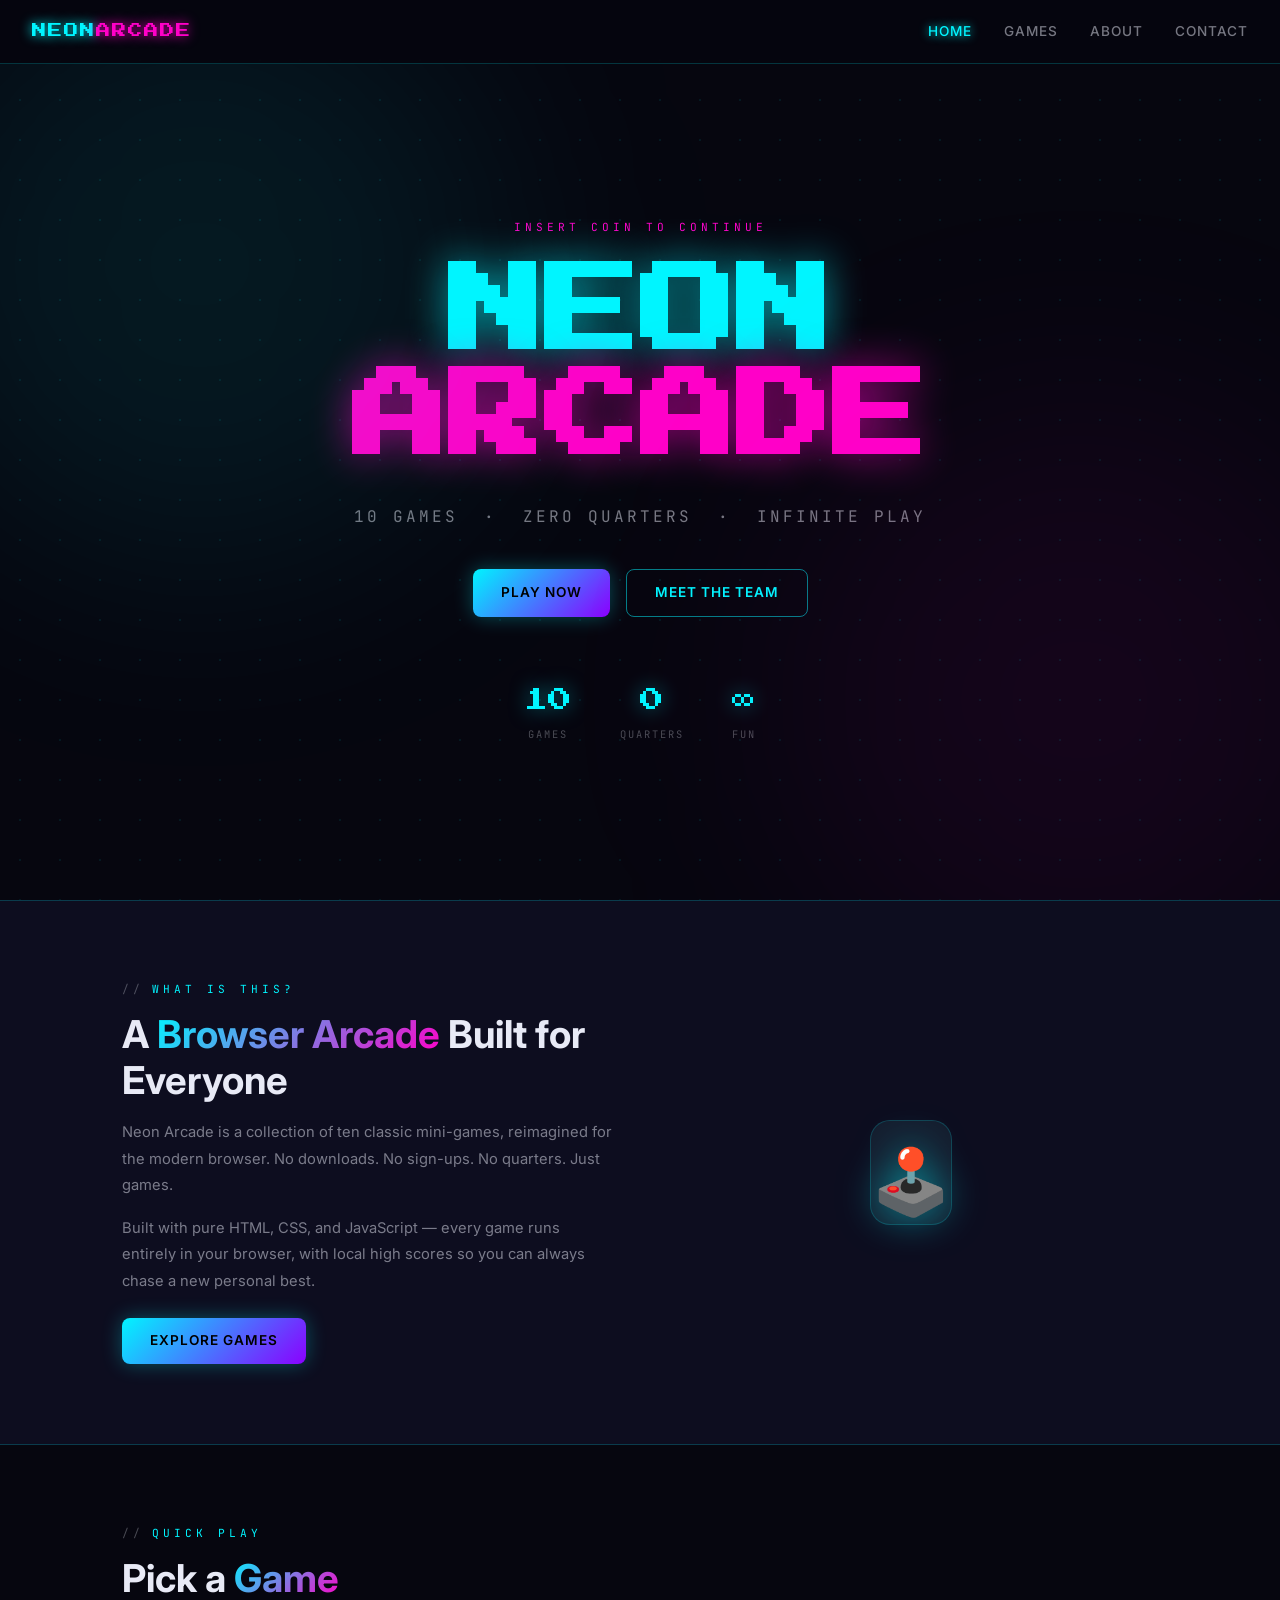
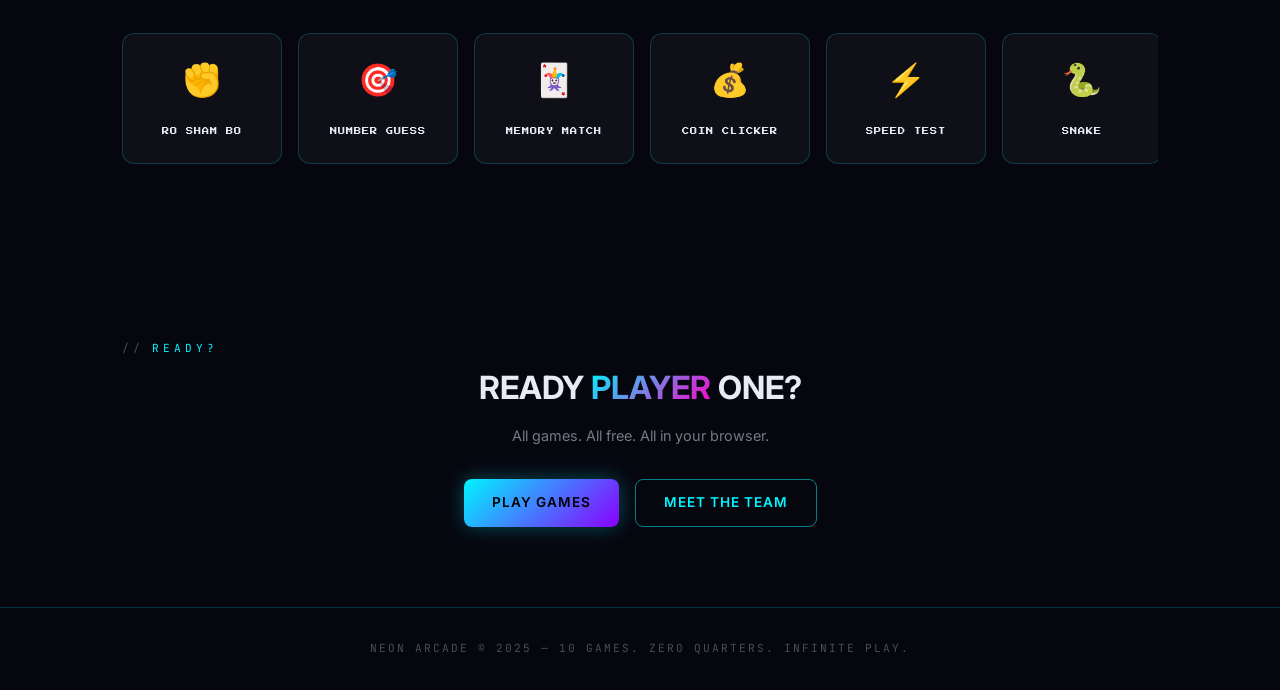
<file: docs/index.html>
<!DOCTYPE html>
<html lang="en">
<head>
  <meta charset="UTF-8">
  <meta name="viewport" content="width=device-width, initial-scale=1.0">
  <title>NEON ARCADE</title>
  <meta name="description" content="10 browser games. Zero quarters. Infinite play.">
  <link rel="preconnect" href="https://fonts.googleapis.com">
  <link rel="preconnect" href="https://fonts.gstatic.com" crossorigin>
  <link href="https://fonts.googleapis.com/css2?family=Press+Start+2P&family=Inter:wght@300;400;500;600;700&family=JetBrains+Mono:wght@400;600&display=swap" rel="stylesheet">
  <link rel="stylesheet" href="style.css">
</head>
<body>

  <nav id="navbar">
    <a href="index.html" class="nav-logo">NEON<span>ARCADE</span></a>
    <div class="nav-links">
      <a href="index.html" class="active">Home</a>
      <a href="games.html">Games</a>
      <a href="about.html">About</a>
      <a href="contact.html">Contact</a>
    </div>
    <button class="nav-mobile-toggle" id="mobileToggle">&#9776;</button>
  </nav>

  <div id="mobile-menu" class="mobile-menu hidden">
    <a href="index.html">Home</a>
    <a href="games.html">Games</a>
    <a href="about.html">About</a>
    <a href="contact.html">Contact</a>
  </div>

  <main id="app">

    <section class="hero">
      <div class="hero-glow hero-glow-1"></div>
      <div class="hero-glow hero-glow-2"></div>
      <p class="hero-label">INSERT COIN TO CONTINUE</p>
      <h1 class="hero-title">
        <span class="line1">NEON</span>
        <span class="line2">ARCADE</span>
      </h1>
      <p class="hero-tagline">10 GAMES &nbsp;·&nbsp; ZERO QUARTERS &nbsp;·&nbsp; INFINITE PLAY</p>
      <div class="hero-cta">
        <a href="games.html" class="btn btn-primary">Play Now</a>
        <a href="about.html" class="btn btn-secondary">Meet the Team</a>
      </div>
      <div class="hero-stats">
        <div class="hero-stat"><span class="value">10</span><span class="label">Games</span></div>
        <div class="hero-stat"><span class="value">0</span><span class="label">Quarters</span></div>
        <div class="hero-stat"><span class="value">∞</span><span class="label">Fun</span></div>
      </div>
    </section>

    <section class="section home-about">
      <div class="container">
        <div class="about-grid">
          <div>
            <p class="section-label">What is this?</p>
            <h2 class="section-title">A <span>Browser Arcade</span> Built for Everyone</h2>
            <p style="color:var(--text-muted);line-height:1.8;margin-bottom:1rem;font-size:0.92rem">Neon Arcade is a collection of ten classic mini-games, reimagined for the modern browser. No downloads. No sign-ups. No quarters. Just games.</p>
            <p style="color:var(--text-muted);line-height:1.8;margin-bottom:1.5rem;font-size:0.92rem">Built with pure HTML, CSS, and JavaScript — every game runs entirely in your browser, with local high scores so you can always chase a new personal best.</p>
            <a href="games.html" class="btn btn-primary">Explore Games</a>
          </div>
          <div class="about-visual">🕹️</div>
        </div>
      </div>
    </section>

    <section class="section">
      <div class="container">
        <p class="section-label">Quick play</p>
        <h2 class="section-title">Pick a <span>Game</span></h2>
        <div class="games-strip">
          <a class="strip-card" href="games.html#game/rps"><span class="strip-icon">✊</span><span class="strip-name">RO SHAM BO</span></a>
          <a class="strip-card" href="games.html#game/guess"><span class="strip-icon">🎯</span><span class="strip-name">NUMBER GUESS</span></a>
          <a class="strip-card" href="games.html#game/memory"><span class="strip-icon">🃏</span><span class="strip-name">MEMORY MATCH</span></a>
          <a class="strip-card" href="games.html#game/clicker"><span class="strip-icon">💰</span><span class="strip-name">COIN CLICKER</span></a>
          <a class="strip-card" href="games.html#game/reflex"><span class="strip-icon">⚡</span><span class="strip-name">SPEED TEST</span></a>
          <a class="strip-card" href="games.html#game/snake"><span class="strip-icon">🐍</span><span class="strip-name">SNAKE</span></a>
          <a class="strip-card" href="games.html#game/ttt"><span class="strip-icon">⭕</span><span class="strip-name">TIC-TAC-TOE</span></a>
          <a class="strip-card" href="games.html#game/scramble"><span class="strip-icon">🔤</span><span class="strip-name">WORD SCRAMBLE</span></a>
          <a class="strip-card" href="games.html#game/mole"><span class="strip-icon">🔨</span><span class="strip-name">WHACK-A-MOLE</span></a>
          <a class="strip-card" href="games.html#game/math"><span class="strip-icon">🧮</span><span class="strip-name">MATH BLASTER</span></a>
        </div>
      </div>
    </section>

    <section class="section home-cta-section">
      <div class="container" style="text-align:center">
        <p class="section-label">Ready?</p>
        <h2 class="section-title" style="font-size:2rem">READY <span>PLAYER</span> ONE?</h2>
        <p style="color:var(--text-muted);margin-bottom:0.5rem;font-size:0.9rem">All games. All free. All in your browser.</p>
        <div class="home-cta-buttons">
          <a href="games.html" class="btn btn-primary">Play Games</a>
          <a href="about.html" class="btn btn-secondary">Meet the Team</a>
        </div>
      </div>
    </section>

  </main>

  <footer>
    <p>NEON ARCADE &copy; 2025 &mdash; 10 GAMES. ZERO QUARTERS. INFINITE PLAY.</p>
  </footer>

  <script src="app.js"></script>
</body>
</html>
</file>
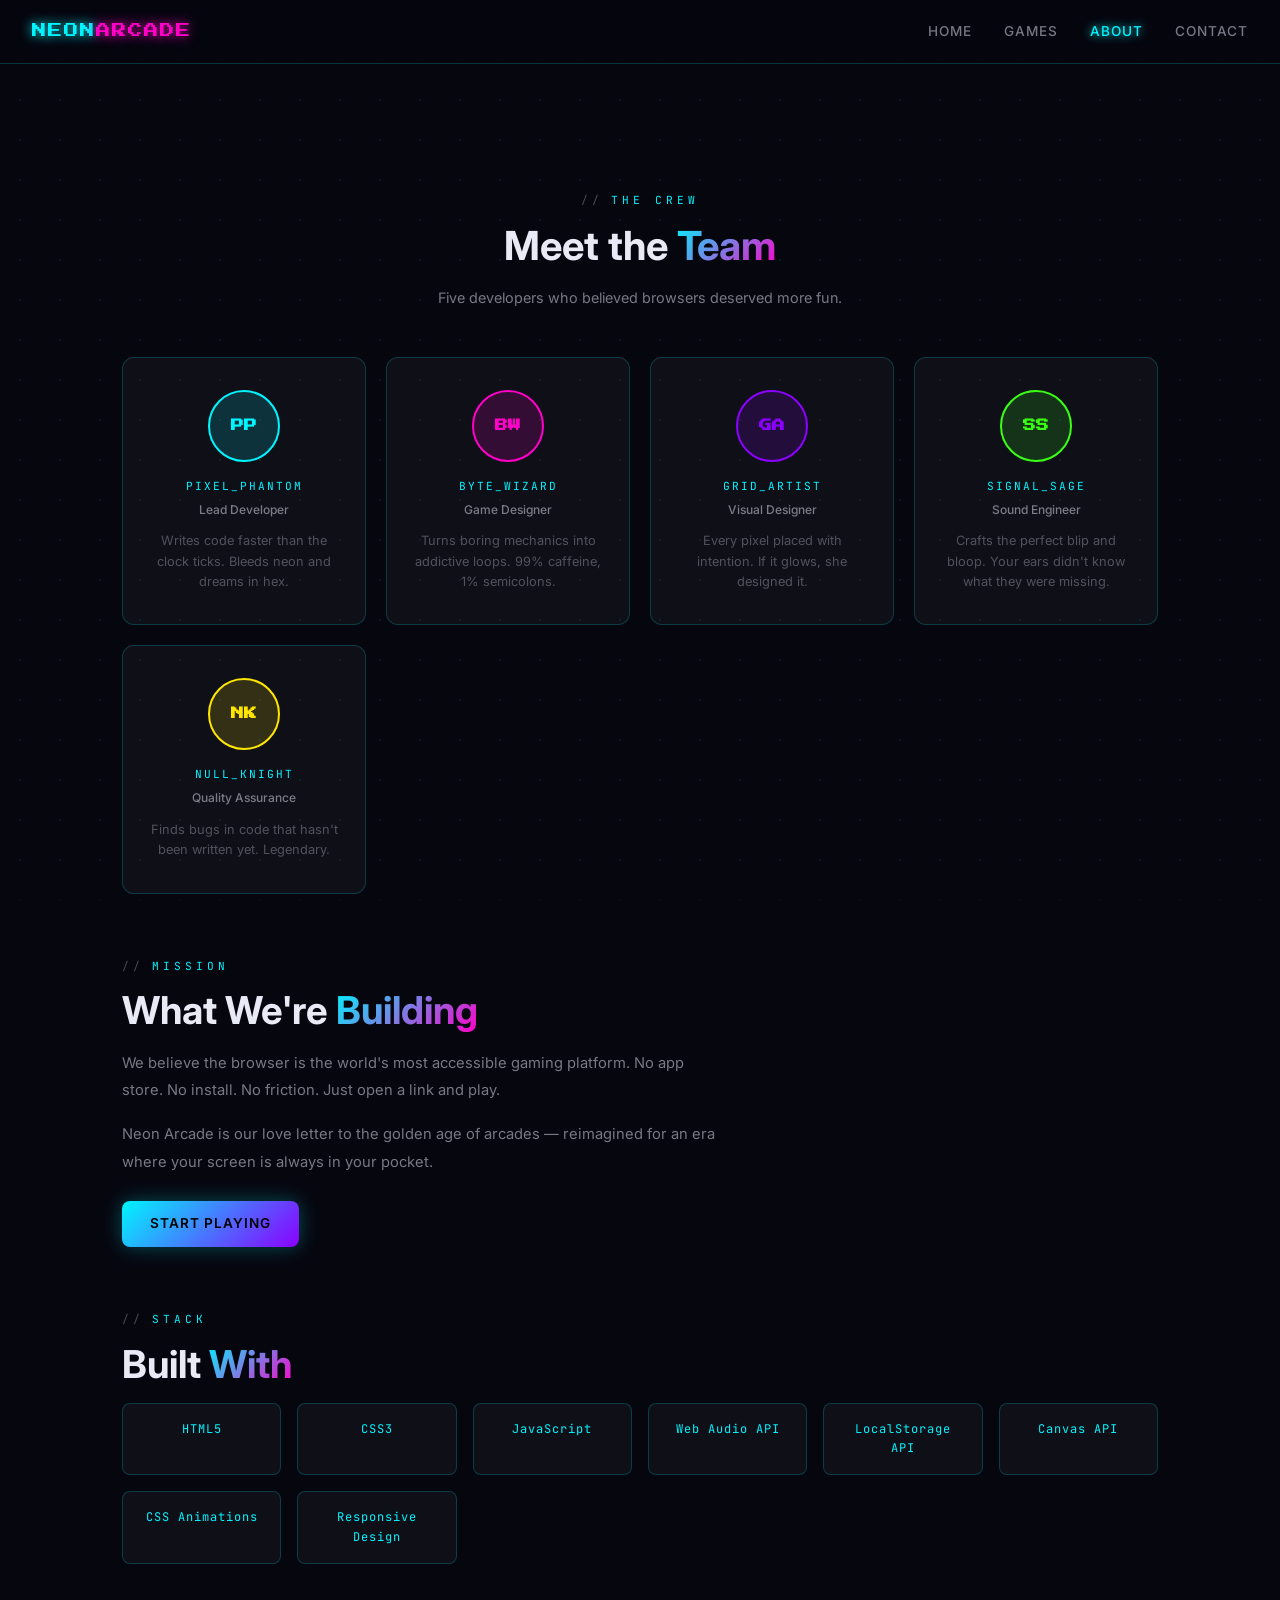
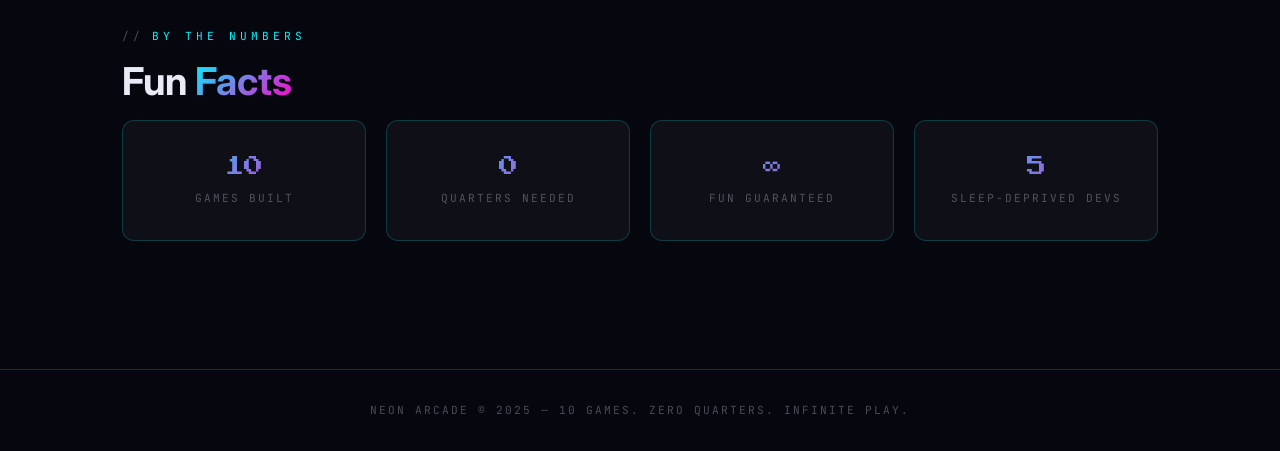
<file: docs/about.html>
<!DOCTYPE html>
<html lang="en">
<head>
  <meta charset="UTF-8">
  <meta name="viewport" content="width=device-width, initial-scale=1.0">
  <title>About — NEON ARCADE</title>
  <meta name="description" content="Meet the team behind Neon Arcade.">
  <link rel="preconnect" href="https://fonts.googleapis.com">
  <link rel="preconnect" href="https://fonts.gstatic.com" crossorigin>
  <link href="https://fonts.googleapis.com/css2?family=Press+Start+2P&family=Inter:wght@300;400;500;600;700&family=JetBrains+Mono:wght@400;600&display=swap" rel="stylesheet">
  <link rel="stylesheet" href="style.css">
</head>
<body>

  <nav id="navbar">
    <a href="index.html" class="nav-logo">NEON<span>ARCADE</span></a>
    <div class="nav-links">
      <a href="index.html">Home</a>
      <a href="games.html">Games</a>
      <a href="about.html" class="active">About</a>
      <a href="contact.html">Contact</a>
    </div>
    <button class="nav-mobile-toggle" id="mobileToggle">&#9776;</button>
  </nav>

  <div id="mobile-menu" class="mobile-menu hidden">
    <a href="index.html">Home</a>
    <a href="games.html">Games</a>
    <a href="about.html">About</a>
    <a href="contact.html">Contact</a>
  </div>

  <main id="app">
    <div class="about-page">
      <div class="container">

        <div style="text-align:center;padding:4rem 0 3rem">
          <p class="section-label" style="justify-content:center">The Crew</p>
          <h1 class="section-title" style="font-size:2.5rem">Meet the <span>Team</span></h1>
          <p style="color:var(--text-muted);max-width:500px;margin:0 auto;font-size:0.9rem">Five developers who believed browsers deserved more fun.</p>
        </div>

        <div class="team-grid" style="margin-bottom:4rem">
          <div class="team-card">
            <div class="team-avatar" style="background:rgba(0,245,255,0.15);border:2px solid #00f5ff;color:#00f5ff">PP</div>
            <div class="team-handle">PIXEL_PHANTOM</div>
            <div class="team-role">Lead Developer</div>
            <div class="team-bio">Writes code faster than the clock ticks. Bleeds neon and dreams in hex.</div>
          </div>
          <div class="team-card">
            <div class="team-avatar" style="background:rgba(255,0,200,0.15);border:2px solid #ff00c8;color:#ff00c8">BW</div>
            <div class="team-handle">BYTE_WIZARD</div>
            <div class="team-role">Game Designer</div>
            <div class="team-bio">Turns boring mechanics into addictive loops. 99% caffeine, 1% semicolons.</div>
          </div>
          <div class="team-card">
            <div class="team-avatar" style="background:rgba(139,0,255,0.15);border:2px solid #8b00ff;color:#8b00ff">GA</div>
            <div class="team-handle">GRID_ARTIST</div>
            <div class="team-role">Visual Designer</div>
            <div class="team-bio">Every pixel placed with intention. If it glows, she designed it.</div>
          </div>
          <div class="team-card">
            <div class="team-avatar" style="background:rgba(57,255,20,0.15);border:2px solid #39ff14;color:#39ff14">SS</div>
            <div class="team-handle">SIGNAL_SAGE</div>
            <div class="team-role">Sound Engineer</div>
            <div class="team-bio">Crafts the perfect blip and bloop. Your ears didn't know what they were missing.</div>
          </div>
          <div class="team-card">
            <div class="team-avatar" style="background:rgba(255,230,0,0.15);border:2px solid #ffe600;color:#ffe600">NK</div>
            <div class="team-handle">NULL_KNIGHT</div>
            <div class="team-role">Quality Assurance</div>
            <div class="team-bio">Finds bugs in code that hasn't been written yet. Legendary.</div>
          </div>
        </div>

        <div style="margin-bottom:4rem">
          <p class="section-label">Mission</p>
          <h2 class="section-title">What We're <span>Building</span></h2>
          <p style="color:var(--text-muted);line-height:1.9;max-width:600px;font-size:0.92rem;margin-bottom:1rem">We believe the browser is the world's most accessible gaming platform. No app store. No install. No friction. Just open a link and play.</p>
          <p style="color:var(--text-muted);line-height:1.9;max-width:600px;font-size:0.92rem;margin-bottom:1.5rem">Neon Arcade is our love letter to the golden age of arcades — reimagined for an era where your screen is always in your pocket.</p>
          <a href="games.html" class="btn btn-primary">Start Playing</a>
        </div>

        <div style="margin-bottom:4rem">
          <p class="section-label">Stack</p>
          <h2 class="section-title">Built <span>With</span></h2>
          <div class="tech-grid">
            <div class="tech-badge">HTML5</div>
            <div class="tech-badge">CSS3</div>
            <div class="tech-badge">JavaScript</div>
            <div class="tech-badge">Web Audio API</div>
            <div class="tech-badge">LocalStorage API</div>
            <div class="tech-badge">Canvas API</div>
            <div class="tech-badge">CSS Animations</div>
            <div class="tech-badge">Responsive Design</div>
          </div>
        </div>

        <div style="padding-bottom:4rem">
          <p class="section-label">By the Numbers</p>
          <h2 class="section-title">Fun <span>Facts</span></h2>
          <div class="fun-facts-grid">
            <div class="fun-fact"><div class="value">10</div><div class="label">Games Built</div></div>
            <div class="fun-fact"><div class="value">0</div><div class="label">Quarters Needed</div></div>
            <div class="fun-fact"><div class="value">∞</div><div class="label">Fun Guaranteed</div></div>
            <div class="fun-fact"><div class="value">5</div><div class="label">Sleep-deprived Devs</div></div>
          </div>
        </div>

      </div>
    </div>
  </main>

  <footer>
    <p>NEON ARCADE &copy; 2025 &mdash; 10 GAMES. ZERO QUARTERS. INFINITE PLAY.</p>
  </footer>

  <script src="app.js"></script>
</body>
</html>
</file>
<file: docs/style.css>
/* =============================================
   NEON ARCADE — Global Styles
   Modern Sleek Retro / Synthwave Glassmorphism
   ============================================= */

:root {
  --bg: #06060f;
  --bg-2: #0d0d1f;
  --surface: rgba(255,255,255,0.04);
  --surface-hover: rgba(255,255,255,0.08);
  --border: rgba(0, 245, 255, 0.2);
  --border-strong: rgba(0, 245, 255, 0.5);
  --cyan: #00f5ff;
  --magenta: #ff00c8;
  --purple: #8b00ff;
  --green: #39ff14;
  --yellow: #ffe600;
  --text: #e8eaf6;
  --text-muted: rgba(232, 234, 246, 0.5);
  --text-dim: rgba(232, 234, 246, 0.3);
  --glow-cyan: 0 0 20px rgba(0, 245, 255, 0.4);
  --glow-magenta: 0 0 20px rgba(255, 0, 200, 0.4);
  --glow-green: 0 0 20px rgba(57, 255, 20, 0.4);
  --gradient: linear-gradient(135deg, var(--cyan), var(--magenta));
  --gradient-2: linear-gradient(135deg, var(--purple), var(--cyan));
  --radius: 12px;
  --radius-sm: 8px;
  --radius-lg: 20px;
  --font-body: 'Inter', sans-serif;
  --font-display: 'Press Start 2P', monospace;
  --font-mono: 'JetBrains Mono', monospace;
  --nav-h: 64px;
}

*, *::before, *::after { box-sizing: border-box; margin: 0; padding: 0; }

html { scroll-behavior: smooth; }

body {
  background: var(--bg);
  color: var(--text);
  font-family: var(--font-body);
  min-height: 100vh;
  line-height: 1.6;
  overflow-x: hidden;
}

/* Dot grid background */
body::before {
  content: '';
  position: fixed;
  inset: 0;
  background-image: radial-gradient(circle, rgba(0,245,255,0.08) 1px, transparent 1px);
  background-size: 40px 40px;
  pointer-events: none;
  z-index: 0;
}

/* ---- NAVBAR ---- */
#navbar {
  position: fixed;
  top: 0; left: 0; right: 0;
  height: var(--nav-h);
  background: rgba(6, 6, 15, 0.85);
  backdrop-filter: blur(16px);
  -webkit-backdrop-filter: blur(16px);
  border-bottom: 1px solid var(--border);
  display: flex;
  align-items: center;
  justify-content: space-between;
  padding: 0 2rem;
  z-index: 1000;
}

.nav-logo {
  font-family: var(--font-display);
  font-size: 0.9rem;
  color: var(--cyan);
  text-decoration: none;
  letter-spacing: 2px;
  text-shadow: 0 0 12px var(--cyan);
}
.nav-logo span { color: var(--magenta); text-shadow: 0 0 12px var(--magenta); }

.nav-links { display: flex; gap: 2rem; }
.nav-links a {
  color: var(--text-muted);
  text-decoration: none;
  font-size: 0.85rem;
  font-weight: 500;
  letter-spacing: 1px;
  transition: color 0.2s, text-shadow 0.2s;
  text-transform: uppercase;
}
.nav-links a:hover, .nav-links a.active {
  color: var(--cyan);
  text-shadow: 0 0 10px var(--cyan);
}

.nav-mobile-toggle { display: none; background: none; border: none; color: var(--cyan); font-size: 1.5rem; cursor: pointer; }

.mobile-menu { display: none; position: fixed; top: var(--nav-h); left: 0; right: 0; background: rgba(6,6,15,0.97); backdrop-filter: blur(16px); z-index: 999; flex-direction: column; padding: 1rem 2rem; gap: 1rem; border-bottom: 1px solid var(--border); }
.mobile-menu a { color: var(--text); text-decoration: none; font-size: 0.9rem; padding: 0.5rem 0; border-bottom: 1px solid var(--border); text-transform: uppercase; letter-spacing: 1px; }
.mobile-menu:not(.hidden) { display: flex; }

#app { padding-top: var(--nav-h); min-height: calc(100vh - var(--nav-h)); position: relative; z-index: 1; }

footer {
  position: relative; z-index: 1;
  text-align: center;
  padding: 2rem;
  border-top: 1px solid var(--border);
  color: var(--text-dim);
  font-size: 0.7rem;
  font-family: var(--font-mono);
  letter-spacing: 2px;
}

/* ---- SHARED UTILITIES ---- */
.page { display: none; animation: fadeIn 0.3s ease; }
.page.active { display: block; }
@keyframes fadeIn { from { opacity: 0; transform: translateY(10px); } to { opacity: 1; transform: translateY(0); } }

.container { max-width: 1100px; margin: 0 auto; padding: 0 2rem; }
.section { padding: 5rem 0; }

.glass-card {
  background: var(--surface);
  border: 1px solid var(--border);
  border-radius: var(--radius);
  backdrop-filter: blur(10px);
  -webkit-backdrop-filter: blur(10px);
  padding: 1.5rem;
  transition: all 0.3s ease;
}
.glass-card:hover { border-color: var(--border-strong); background: var(--surface-hover); box-shadow: var(--glow-cyan); }

.btn {
  display: inline-flex; align-items: center; justify-content: center; gap: 0.5rem;
  padding: 0.75rem 1.75rem;
  border-radius: var(--radius-sm);
  font-family: var(--font-body);
  font-weight: 600;
  font-size: 0.85rem;
  letter-spacing: 1px;
  text-transform: uppercase;
  cursor: pointer;
  transition: all 0.2s ease;
  border: none;
  text-decoration: none;
}
.btn-primary {
  background: linear-gradient(135deg, var(--cyan), var(--purple));
  color: #000;
  box-shadow: 0 0 20px rgba(0,245,255,0.3);
}
.btn-primary:hover { transform: translateY(-2px); box-shadow: 0 0 30px rgba(0,245,255,0.5), 0 8px 20px rgba(0,0,0,0.3); }

.btn-secondary {
  background: transparent;
  color: var(--cyan);
  border: 1px solid var(--border-strong);
}
.btn-secondary:hover { background: rgba(0,245,255,0.1); box-shadow: var(--glow-cyan); transform: translateY(-2px); }

.btn-play {
  background: linear-gradient(135deg, var(--cyan), var(--magenta));
  color: #000;
  font-weight: 700;
  padding: 0.6rem 1.2rem;
  border-radius: 6px;
  font-size: 0.75rem;
  letter-spacing: 2px;
}
.btn-play:hover { transform: scale(1.05); box-shadow: 0 0 20px rgba(255,0,200,0.4); }

.tag {
  display: inline-block;
  padding: 0.2rem 0.6rem;
  border-radius: 4px;
  font-size: 0.65rem;
  font-weight: 600;
  letter-spacing: 1px;
  text-transform: uppercase;
}

/* Display headings */
.display-heading {
  font-family: var(--font-display);
  font-size: clamp(2rem, 6vw, 5rem);
  line-height: 1.2;
  background: var(--gradient);
  -webkit-background-clip: text;
  -webkit-text-fill-color: transparent;
  background-clip: text;
}

.section-label {
  font-family: var(--font-mono);
  font-size: 0.7rem;
  color: var(--cyan);
  letter-spacing: 4px;
  text-transform: uppercase;
  margin-bottom: 0.75rem;
  display: flex; align-items: center; gap: 0.5rem;
}
.section-label::before { content: '//'; color: var(--text-dim); }

.section-title {
  font-size: clamp(1.5rem, 3vw, 2.5rem);
  font-weight: 700;
  color: var(--text);
  margin-bottom: 1rem;
  line-height: 1.2;
}
.section-title span { background: var(--gradient); -webkit-background-clip: text; -webkit-text-fill-color: transparent; background-clip: text; }

/* ---- HOME PAGE ---- */
#page-home {}

.hero {
  min-height: calc(100vh - var(--nav-h));
  display: flex;
  flex-direction: column;
  align-items: center;
  justify-content: center;
  text-align: center;
  padding: 4rem 2rem;
  position: relative;
  overflow: hidden;
}

.hero-glow {
  position: absolute;
  width: 600px; height: 600px;
  border-radius: 50%;
  filter: blur(120px);
  pointer-events: none;
}
.hero-glow-1 { background: rgba(0,245,255,0.08); top: -100px; left: -100px; }
.hero-glow-2 { background: rgba(255,0,200,0.06); bottom: -100px; right: -100px; }

.hero-label {
  font-family: var(--font-mono);
  font-size: 0.7rem;
  color: var(--magenta);
  letter-spacing: 4px;
  text-transform: uppercase;
  margin-bottom: 1.5rem;
  animation: pulse 2s ease-in-out infinite;
}
@keyframes pulse { 0%,100% { opacity: 1; } 50% { opacity: 0.5; } }

.hero-title {
  font-family: var(--font-display);
  font-size: clamp(2.5rem, 8vw, 6rem);
  line-height: 1.1;
  margin-bottom: 0.5rem;
}
.hero-title .line1 { color: var(--cyan); text-shadow: 0 0 40px rgba(0,245,255,0.6); display: block; }
.hero-title .line2 { color: var(--magenta); text-shadow: 0 0 40px rgba(255,0,200,0.6); display: block; }

.hero-tagline {
  font-size: 1rem;
  color: var(--text-muted);
  letter-spacing: 3px;
  text-transform: uppercase;
  margin: 1.5rem 0 2.5rem;
  font-family: var(--font-mono);
}

.hero-cta { display: flex; gap: 1rem; flex-wrap: wrap; justify-content: center; margin-bottom: 4rem; }

.hero-stats {
  display: flex;
  gap: 3rem;
  flex-wrap: wrap;
  justify-content: center;
}
.hero-stat { text-align: center; }
.hero-stat .value { font-family: var(--font-display); font-size: 1.5rem; color: var(--cyan); text-shadow: 0 0 20px rgba(0,245,255,0.5); display: block; }
.hero-stat .label { font-size: 0.65rem; color: var(--text-dim); letter-spacing: 2px; text-transform: uppercase; font-family: var(--font-mono); }

/* Home About section */
.home-about { background: var(--bg-2); border-top: 1px solid var(--border); border-bottom: 1px solid var(--border); }
.about-grid { display: grid; grid-template-columns: 1fr 1fr; gap: 3rem; align-items: center; }
@media (max-width: 768px) { .about-grid { grid-template-columns: 1fr; } }
.about-visual {
  aspect-ratio: 1;
  max-width: 300px;
  background: var(--surface);
  border: 1px solid var(--border);
  border-radius: var(--radius-lg);
  display: flex; align-items: center; justify-content: center;
  font-family: var(--font-display);
  font-size: 4rem;
  color: var(--cyan);
  text-shadow: 0 0 40px rgba(0,245,255,0.6);
  box-shadow: inset 0 0 60px rgba(0,245,255,0.05);
  margin: 0 auto;
}

/* Game preview strip on home */
.games-strip { display: flex; gap: 1rem; overflow-x: auto; padding: 1rem 0; scrollbar-width: none; }
.games-strip::-webkit-scrollbar { display: none; }
.strip-card {
  flex: 0 0 auto;
  width: 160px;
  padding: 1.25rem;
  background: var(--surface);
  border: 1px solid var(--border);
  border-radius: var(--radius);
  text-align: center;
  cursor: pointer;
  transition: all 0.25s ease;
  text-decoration: none;
  display: block;
}
.strip-card:hover { border-color: var(--border-strong); transform: translateY(-4px); box-shadow: var(--glow-cyan); }
.strip-card .strip-icon { font-size: 2rem; margin-bottom: 0.75rem; display: block; }
.strip-card .strip-name { font-family: var(--font-display); font-size: 0.45rem; color: var(--text); letter-spacing: 1px; line-height: 1.4; }

/* Home CTA section */
.home-cta-section { text-align: center; }
.home-cta-section .section-title { font-size: 2rem; }
.home-cta-buttons { display: flex; gap: 1rem; justify-content: center; flex-wrap: wrap; margin-top: 2rem; }

/* ---- GAMES PAGE ---- */
.games-header { padding: 4rem 0 2rem; text-align: center; }
.games-search {
  position: relative;
  max-width: 400px;
  margin: 2rem auto;
}
.games-search input {
  width: 100%;
  padding: 0.75rem 1rem 0.75rem 2.5rem;
  background: var(--surface);
  border: 1px solid var(--border);
  border-radius: var(--radius-sm);
  color: var(--text);
  font-family: var(--font-body);
  font-size: 0.9rem;
  outline: none;
  transition: border-color 0.2s, box-shadow 0.2s;
}
.games-search input:focus { border-color: var(--border-strong); box-shadow: var(--glow-cyan); }
.games-search input::placeholder { color: var(--text-dim); }
.games-search .search-icon { position: absolute; left: 0.75rem; top: 50%; transform: translateY(-50%); color: var(--text-dim); font-size: 0.9rem; }

.games-grid { display: grid; grid-template-columns: repeat(auto-fill, minmax(300px, 1fr)); gap: 1.25rem; padding-bottom: 4rem; }

.game-card {
  background: var(--surface);
  border: 1px solid var(--border);
  border-radius: var(--radius);
  padding: 1.5rem;
  cursor: pointer;
  transition: all 0.3s ease;
  display: flex; flex-direction: column; gap: 0.75rem;
  position: relative; overflow: hidden;
}
.game-card::before {
  content: '';
  position: absolute;
  top: 0; left: 0; right: 0;
  height: 2px;
  background: var(--gradient);
  opacity: 0;
  transition: opacity 0.3s;
}
.game-card:hover { border-color: var(--border-strong); transform: translateY(-4px); box-shadow: 0 8px 32px rgba(0,0,0,0.4), var(--glow-cyan); }
.game-card:hover::before { opacity: 1; }

.game-card-top { display: flex; align-items: flex-start; justify-content: space-between; gap: 1rem; }
.game-icon { font-size: 2.5rem; }
.game-tag { font-size: 0.6rem; letter-spacing: 1px; padding: 0.2rem 0.5rem; background: rgba(0,245,255,0.1); border: 1px solid rgba(0,245,255,0.3); color: var(--cyan); border-radius: 4px; }
.game-name { font-family: var(--font-display); font-size: 0.6rem; color: var(--text); letter-spacing: 1px; line-height: 1.5; }
.game-desc { font-size: 0.82rem; color: var(--text-muted); line-height: 1.6; flex: 1; }
.game-footer { display: flex; align-items: center; justify-content: space-between; margin-top: 0.5rem; }
.game-score { font-family: var(--font-mono); font-size: 0.65rem; color: var(--text-dim); }
.game-score .score-val { color: var(--yellow); }

/* ---- GAME SCREEN (inside game page) ---- */
.game-screen { max-width: 800px; margin: 0 auto; padding: 3rem 2rem; }
.game-screen-header { display: flex; align-items: center; gap: 1rem; margin-bottom: 2rem; }
.back-btn { background: none; border: 1px solid var(--border); color: var(--text-muted); padding: 0.5rem 1rem; border-radius: var(--radius-sm); cursor: pointer; font-size: 0.8rem; transition: all 0.2s; }
.back-btn:hover { border-color: var(--cyan); color: var(--cyan); }
.game-screen-title { font-family: var(--font-display); font-size: 0.8rem; color: var(--text); letter-spacing: 2px; }

.game-body { background: var(--surface); border: 1px solid var(--border); border-radius: var(--radius-lg); padding: 2rem; }

/* Game inputs */
input[type="text"], input[type="number"], textarea, select {
  background: rgba(255,255,255,0.04);
  border: 1px solid var(--border);
  color: var(--text);
  font-family: var(--font-body);
  padding: 0.6rem 0.9rem;
  border-radius: var(--radius-sm);
  outline: none;
  font-size: 0.9rem;
  transition: border-color 0.2s, box-shadow 0.2s;
  width: 100%;
}
input:focus, textarea:focus, select:focus { border-color: var(--border-strong); box-shadow: var(--glow-cyan); }
select option { background: var(--bg-2); }

/* Stat pill */
.stat-pill { display: inline-flex; flex-direction: column; align-items: center; background: var(--surface); border: 1px solid var(--border); border-radius: var(--radius-sm); padding: 0.5rem 1rem; min-width: 80px; }
.stat-pill .pill-val { font-family: var(--font-mono); font-size: 1.2rem; color: var(--cyan); font-weight: 600; }
.stat-pill .pill-label { font-size: 0.6rem; color: var(--text-dim); letter-spacing: 1px; text-transform: uppercase; }

/* Result overlay */
.result-overlay { text-align: center; padding: 2rem; }
.result-emoji { font-size: 4rem; margin-bottom: 1rem; display: block; }
.result-title { font-family: var(--font-display); font-size: 1rem; margin-bottom: 0.5rem; }
.result-sub { color: var(--text-muted); font-size: 0.85rem; margin-bottom: 1.5rem; }

/* RPS buttons */
.rps-choices { display: flex; gap: 1rem; justify-content: center; flex-wrap: wrap; margin: 1.5rem 0; }
.rps-btn {
  width: 100px; height: 100px;
  background: var(--surface);
  border: 2px solid var(--border);
  border-radius: var(--radius);
  font-size: 2.5rem;
  cursor: pointer;
  transition: all 0.2s;
  display: flex; align-items: center; justify-content: center;
}
.rps-btn:hover { border-color: var(--cyan); transform: scale(1.08); box-shadow: var(--glow-cyan); }
.rps-btn.selected { border-color: var(--magenta); box-shadow: var(--glow-magenta); }

/* Memory grid */
.memory-grid { display: grid; gap: 0.6rem; }
.mem-card {
  aspect-ratio: 1;
  background: var(--surface);
  border: 1px solid var(--border);
  border-radius: var(--radius-sm);
  display: flex; align-items: center; justify-content: center;
  font-size: 1.8rem;
  cursor: pointer;
  transition: all 0.3s;
  perspective: 600px;
}
.mem-card.flipped, .mem-card.matched { border-color: var(--cyan); background: rgba(0,245,255,0.08); }
.mem-card.matched { border-color: var(--green); background: rgba(57,255,20,0.08); box-shadow: var(--glow-green); }
.mem-card .card-back { display: none; font-size: 1.2rem; color: var(--text-dim); }
.mem-card:not(.flipped):not(.matched) .card-face { display: none; }
.mem-card:not(.flipped):not(.matched) .card-back { display: flex; }

/* Clicker */
.clicker-center { text-align: center; }
.click-btn {
  width: 180px; height: 180px;
  border-radius: 50%;
  background: radial-gradient(circle, rgba(0,245,255,0.15), rgba(0,245,255,0.03));
  border: 2px solid var(--cyan);
  font-family: var(--font-display);
  font-size: 0.55rem;
  color: var(--cyan);
  cursor: pointer;
  transition: all 0.15s;
  display: flex; flex-direction: column; align-items: center; justify-content: center; gap: 0.5rem;
  box-shadow: var(--glow-cyan);
  letter-spacing: 2px;
  position: relative;
  overflow: hidden;
}
.click-btn:active { transform: scale(0.95); box-shadow: 0 0 40px rgba(0,245,255,0.6); }
.click-coin { font-size: 2rem; }
.upgrades-grid { display: grid; grid-template-columns: 1fr; gap: 0.75rem; }
.upgrade-btn {
  background: var(--surface);
  border: 1px solid var(--border);
  color: var(--text);
  padding: 1rem;
  border-radius: var(--radius-sm);
  cursor: pointer;
  transition: all 0.2s;
  text-align: left;
  display: flex; align-items: center; justify-content: space-between; gap: 1rem;
}
.upgrade-btn:hover:not(:disabled) { border-color: var(--cyan); background: rgba(0,245,255,0.06); }
.upgrade-btn:disabled { opacity: 0.4; cursor: not-allowed; }
.upgrade-info { display: flex; flex-direction: column; gap: 0.2rem; }
.upgrade-name { font-weight: 600; font-size: 0.85rem; }
.upgrade-desc { font-size: 0.7rem; color: var(--text-muted); }
.upgrade-cost { font-family: var(--font-mono); color: var(--yellow); font-size: 0.85rem; white-space: nowrap; }
.upgrade-owned { font-family: var(--font-mono); color: var(--cyan); font-size: 0.75rem; }

/* Snake grid */
#snake-canvas { background: var(--bg-2); border: 1px solid var(--border); border-radius: var(--radius-sm); display: block; margin: 0 auto; }

/* Reflex */
.reflex-screen { min-height: 280px; border-radius: var(--radius); display: flex; flex-direction: column; align-items: center; justify-content: center; cursor: pointer; transition: background 0.1s; user-select: none; }
.reflex-screen.ready { background: rgba(255,255,255,0.03); border: 2px solid var(--border); }
.reflex-screen.waiting { background: rgba(255,230,0,0.08); border: 2px solid rgba(255,230,0,0.4); }
.reflex-screen.go { background: rgba(57,255,20,0.12); border: 2px solid var(--green); box-shadow: var(--glow-green); }
.reflex-screen.early { background: rgba(255,0,0,0.1); border: 2px solid rgba(255,0,0,0.5); }
.reflex-title { font-family: var(--font-display); font-size: 1.2rem; }
.reflex-sub { color: var(--text-muted); margin-top: 0.5rem; }

/* Mole grid */
.mole-grid { display: grid; gap: 1rem; }
.mole-hole {
  aspect-ratio: 1;
  background: var(--surface);
  border: 2px solid var(--border);
  border-radius: 50%;
  display: flex; align-items: center; justify-content: center;
  font-size: 2.5rem;
  cursor: pointer;
  transition: all 0.15s;
  user-select: none;
}
.mole-hole.active { background: rgba(0,245,255,0.1); border-color: var(--cyan); box-shadow: var(--glow-cyan); }
.mole-hole.active:active { transform: scale(0.9); }

/* Tic tac toe */
.ttt-grid { display: grid; grid-template-columns: repeat(3,1fr); gap: 0.5rem; max-width: 300px; margin: 0 auto; }
.ttt-cell {
  aspect-ratio: 1;
  background: var(--surface);
  border: 1px solid var(--border);
  border-radius: var(--radius-sm);
  display: flex; align-items: center; justify-content: center;
  font-size: 2.5rem;
  cursor: pointer;
  transition: all 0.2s;
}
.ttt-cell:hover:empty { background: rgba(0,245,255,0.06); }
.ttt-cell.x { color: var(--cyan); text-shadow: 0 0 15px var(--cyan); }
.ttt-cell.o { color: var(--magenta); text-shadow: 0 0 15px var(--magenta); }
.ttt-cell.win { background: rgba(57,255,20,0.1); border-color: var(--green); }

/* Timer bars */
.timer-bar { height: 6px; background: var(--surface); border-radius: 99px; overflow: hidden; margin-bottom: 1rem; }
.timer-fill { height: 100%; background: var(--gradient); border-radius: 99px; transition: width 0.5s linear; }
.timer-fill.urgent { background: linear-gradient(90deg, var(--yellow), red); }

/* History list */
.history-list { display: flex; flex-direction: column; gap: 0.4rem; margin-top: 1rem; }
.history-item { display: flex; justify-content: space-between; font-family: var(--font-mono); font-size: 0.75rem; color: var(--text-muted); padding: 0.3rem 0; border-bottom: 1px solid rgba(255,255,255,0.05); }
.history-item .val { color: var(--cyan); }

/* Math */
.math-equation { font-family: var(--font-display); font-size: clamp(1.5rem, 5vw, 3rem); text-align: center; color: var(--text); letter-spacing: 4px; margin: 2rem 0; line-height: 1.5; }
.math-equation .op { color: var(--magenta); }
.math-equation .eq { color: var(--text-dim); }
.math-equation .answer { color: var(--cyan); }

/* Scramble */
.scramble-word { font-family: var(--font-display); font-size: clamp(1.5rem, 5vw, 2.5rem); text-align: center; letter-spacing: 8px; color: var(--cyan); text-shadow: 0 0 20px rgba(0,245,255,0.4); margin: 2rem 0; }

/* ---- ABOUT PAGE ---- */
.about-page { padding: 4rem 0; }
.team-grid { display: grid; grid-template-columns: repeat(auto-fill, minmax(220px, 1fr)); gap: 1.25rem; }
.team-card {
  background: var(--surface);
  border: 1px solid var(--border);
  border-radius: var(--radius);
  padding: 2rem 1.5rem;
  text-align: center;
  transition: all 0.3s;
}
.team-card:hover { border-color: var(--border-strong); transform: translateY(-4px); box-shadow: var(--glow-cyan); }
.team-avatar {
  width: 72px; height: 72px;
  border-radius: 50%;
  margin: 0 auto 1rem;
  display: flex; align-items: center; justify-content: center;
  font-family: var(--font-display);
  font-size: 0.8rem;
  font-weight: bold;
}
.team-handle { font-family: var(--font-mono); font-size: 0.7rem; color: var(--cyan); letter-spacing: 2px; margin-bottom: 0.25rem; }
.team-role { font-size: 0.75rem; color: var(--text-muted); margin-bottom: 0.75rem; font-weight: 500; }
.team-bio { font-size: 0.8rem; color: var(--text-dim); line-height: 1.6; }

.tech-grid { display: grid; grid-template-columns: repeat(auto-fill, minmax(150px, 1fr)); gap: 1rem; }
.tech-badge {
  background: var(--surface);
  border: 1px solid var(--border);
  border-radius: var(--radius-sm);
  padding: 1rem;
  text-align: center;
  font-family: var(--font-mono);
  font-size: 0.75rem;
  color: var(--cyan);
  letter-spacing: 1px;
  transition: all 0.2s;
}
.tech-badge:hover { border-color: var(--cyan); box-shadow: var(--glow-cyan); }

.fun-facts-grid { display: grid; grid-template-columns: repeat(auto-fill, minmax(200px, 1fr)); gap: 1.25rem; }
.fun-fact {
  background: var(--surface);
  border: 1px solid var(--border);
  border-radius: var(--radius);
  padding: 2rem;
  text-align: center;
}
.fun-fact .value { font-family: var(--font-display); font-size: 1.2rem; background: var(--gradient); -webkit-background-clip: text; -webkit-text-fill-color: transparent; background-clip: text; margin-bottom: 0.5rem; line-height: 1.5; }
.fun-fact .label { font-size: 0.7rem; color: var(--text-dim); letter-spacing: 2px; text-transform: uppercase; font-family: var(--font-mono); }

/* ---- CONTACT PAGE ---- */
.contact-page { padding: 4rem 0; }
.contact-grid { display: grid; grid-template-columns: 1fr 1.5fr; gap: 3rem; align-items: start; }
@media (max-width: 768px) { .contact-grid { grid-template-columns: 1fr; } }

.contact-info { display: flex; flex-direction: column; gap: 1.5rem; }
.contact-info-item { display: flex; gap: 1rem; align-items: flex-start; }
.info-icon { font-size: 1.5rem; flex-shrink: 0; margin-top: 0.1rem; }
.info-label { font-family: var(--font-mono); font-size: 0.65rem; color: var(--cyan); letter-spacing: 2px; text-transform: uppercase; margin-bottom: 0.25rem; }
.info-value { font-size: 0.85rem; color: var(--text-muted); }

.contact-form { background: var(--surface); border: 1px solid var(--border); border-radius: var(--radius-lg); padding: 2rem; }
.form-group { margin-bottom: 1.25rem; }
.form-group label { display: block; font-size: 0.75rem; color: var(--text-muted); margin-bottom: 0.4rem; letter-spacing: 1px; text-transform: uppercase; font-family: var(--font-mono); }
.form-row { display: grid; grid-template-columns: 1fr 1fr; gap: 1rem; }
@media (max-width: 480px) { .form-row { grid-template-columns: 1fr; } }
textarea { resize: vertical; min-height: 120px; }
select { appearance: none; background-image: url("data:image/svg+xml,%3Csvg xmlns='http://www.w3.org/2000/svg' width='12' height='8' viewBox='0 0 12 8'%3E%3Cpath d='M1 1l5 5 5-5' stroke='%2300f5ff' stroke-width='1.5' fill='none'/%3E%3C/svg%3E"); background-repeat: no-repeat; background-position: right 0.75rem center; padding-right: 2.5rem; }

.success-screen { text-align: center; padding: 3rem 2rem; }
.success-icon { font-size: 4rem; margin-bottom: 1rem; display: block; }
.success-title { font-family: var(--font-display); font-size: 0.9rem; color: var(--cyan); text-shadow: 0 0 20px rgba(0,245,255,0.5); margin-bottom: 1rem; line-height: 1.6; letter-spacing: 2px; }
.success-sub { color: var(--text-muted); font-size: 0.85rem; margin-bottom: 2rem; }

/* Konami flash */
.konami-overlay {
  position: fixed; inset: 0; z-index: 9999;
  display: flex; align-items: center; justify-content: center;
  background: rgba(0,245,255,0.1);
  backdrop-filter: blur(4px);
  animation: konamiFlash 0.5s ease;
  pointer-events: none;
}
@keyframes konamiFlash { 0% { opacity:0; } 50% { opacity:1; } 100% { opacity:0; } }
.konami-msg { font-family: var(--font-display); font-size: 1.5rem; color: var(--cyan); text-shadow: 0 0 40px var(--cyan); animation: konamiFlash 0.5s ease; }

/* Responsive */
@media (max-width: 768px) {
  .nav-links { display: none; }
  .nav-mobile-toggle { display: block; }
  .games-grid { grid-template-columns: 1fr; }
  .hero-stats { gap: 1.5rem; }
}
</file>
